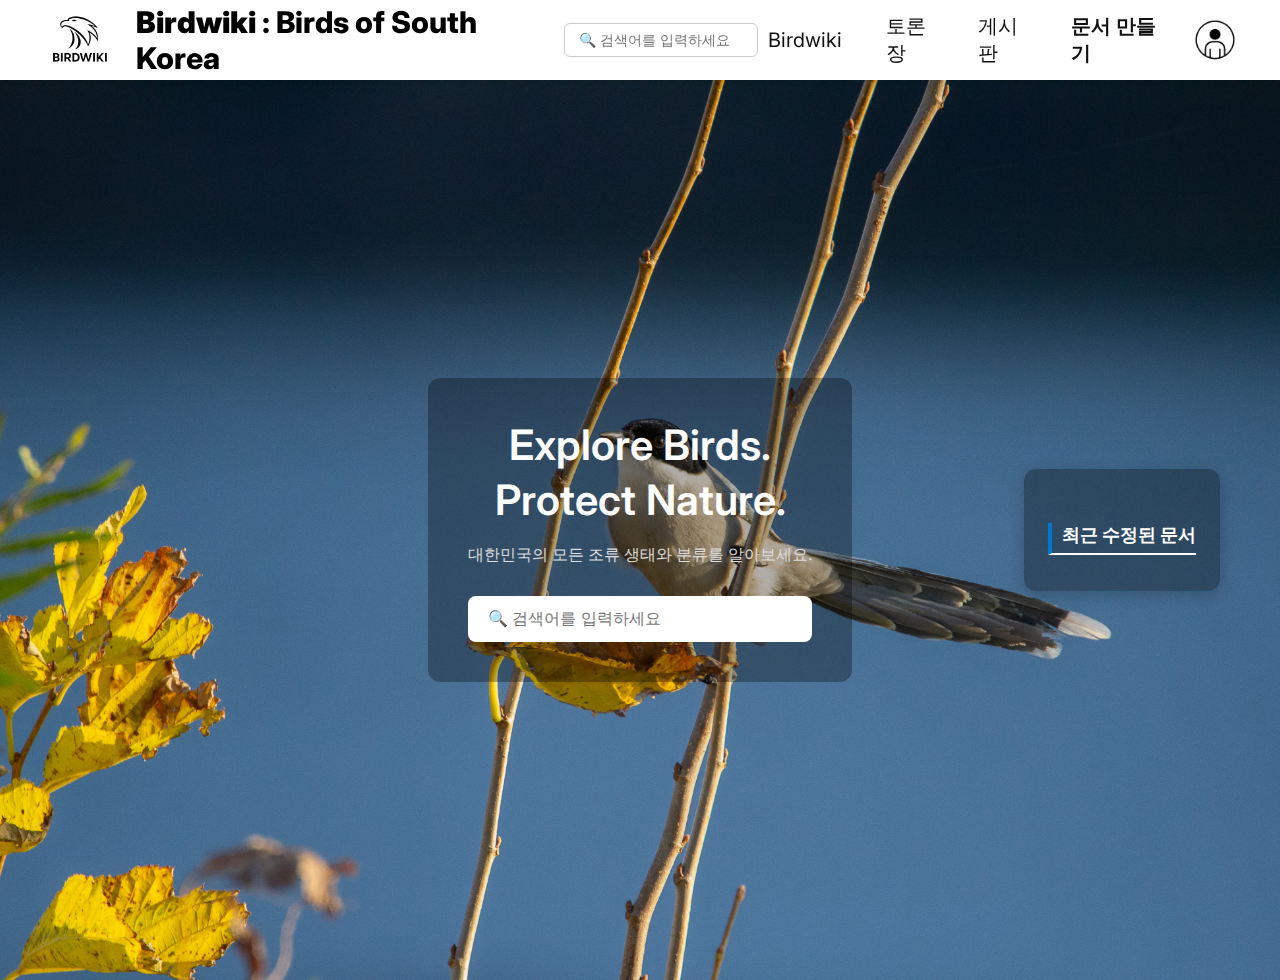
<file: index.html>
<!DOCTYPE html>
<html lang="ko">
<head>
  <link rel="icon" href="assets/icons/Birdwiki_icon.png" type="image/png" />
  <meta charset="UTF-8" />
  <meta name="viewport" content="width=device-width, initial-scale=1.0" />
  <title>Birdwiki : Birds of South Korea</title>
<meta property="og:image" content="https://www.birdwiki.co.kr/assets/icons/Birdwiki_icon.png" />
  <link rel="stylesheet" href="style.css" />
  <link rel="stylesheet" href="https://fonts.googleapis.com/css2?family=Inter:wght@400;600&display=swap" />
</head>
<body>
  <div id="header-container"></div>

  <section class="hero">
      <div class="mobile-overlay-title">B I R D W I K I</div>
    <div class="overlay">
      <h1>Explore Birds.<br />Protect Nature.</h1>
      <p class="sub">대한민국의 모든 조류 생태와 분류를 알아보세요.</p>
      <div class="search-box">
        <input type="text" id="searchInput" placeholder="🔍 검색어를 입력하세요" autocomplete="off" />
        <ul id="suggestions" class="suggestion-list"></ul>
      </div>
      
    </div>
      <div class="recent-box">
    <h3>최근 수정된 문서</h3>
    <ul id="recent-list" class="recent-list"></ul>
  </div>
  </section>


   <script src="loadHeader.js"></script>
  
  <script>
    const input = document.getElementById('searchInput');
    const suggestions = document.getElementById('suggestions');
  
    input.addEventListener('input', async () => {
      const keyword = input.value.trim();
      if (!keyword) {
        suggestions.innerHTML = '';
        return;
      }
  
      try {
        const res = await fetch(`https://birdwiki.onrender.com/api/suggest?q=${encodeURIComponent(keyword)}`);
        const titles = await res.json();
  
        suggestions.innerHTML = '';
        titles.forEach(title => {
          const li = document.createElement('li');
          li.textContent = title;
          li.className = 'suggestion-item';
          li.addEventListener('click', () => {
            window.location.href = `read.html?title=${encodeURIComponent(title)}`;
          });
          suggestions.appendChild(li);
        });
      } catch (err) {
        console.error("추천 검색어 실패", err);
      }
    });
  
    input.addEventListener('keypress', (e) => {
      if (e.key === 'Enter') {
        const keyword = input.value.trim();
        if (keyword) {
          window.location.href = `read.html?title=${encodeURIComponent(keyword)}`;
        }
      }
    });
  </script>
  <script>
  async function loadRecentDocuments() {
    try {
      const res = await fetch("https://birdwiki.onrender.com/api/recent");
      const docs = await res.json();
      const list = document.getElementById("recent-list");

      docs.forEach(doc => {
        const li = document.createElement("li");
        const a = document.createElement("a");
        a.href = `read.html?title=${encodeURIComponent(doc.title)}`;
        a.textContent = doc.title;
        li.appendChild(a);
        list.appendChild(li);
      });
    } catch (err) {
      console.error("❌ 최근 문서 불러오기 실패:", err);
    }
  }

  document.addEventListener("DOMContentLoaded", loadRecentDocuments);
</script>

      
</body>
</html>
</file>
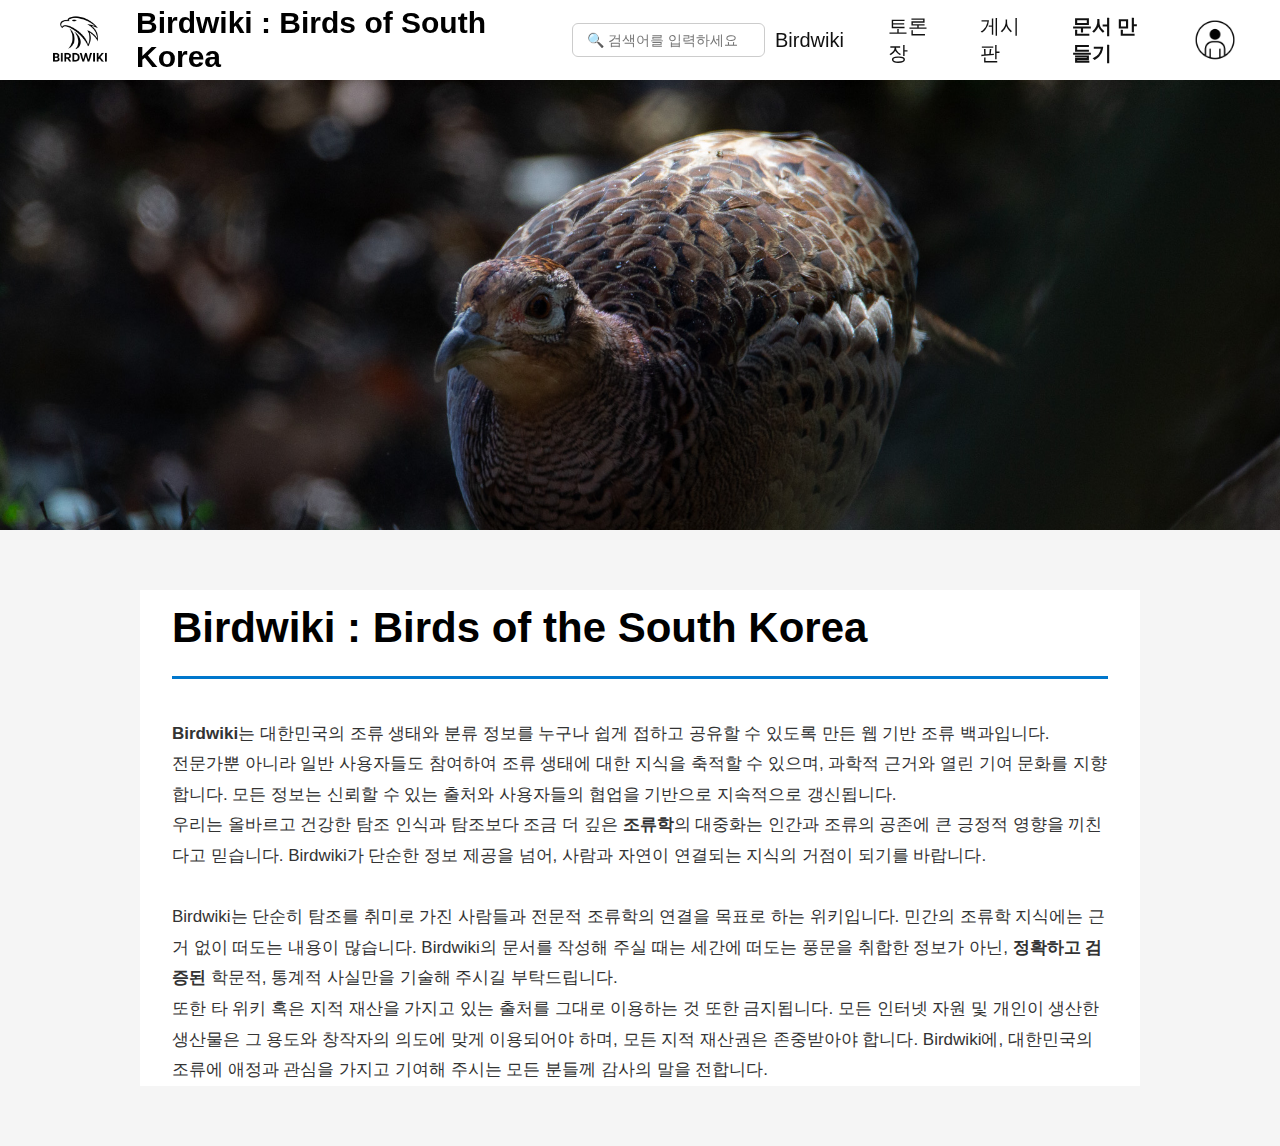
<file: about.html>
<!DOCTYPE html>
<html lang="ko">
<head>
  <meta charset="UTF-8" />
  <title>Birdwiki : About</title>
  <link rel="stylesheet" href="style.css" />
  <style>
.hero-image {
  width: 100%;
  height: 50vh;
  overflow: hidden;
}

.hero-image img {
  width: 100%;
  height: 100%;
  object-fit: cover;
  display: block;
}

.about-content {
  background: white;
  padding: 60px 32px;
  max-width: 1000px;
  margin: 0 auto;
  font-family: 'Inter', sans-serif;
  color: #222;
}

.about-heading {
  font-size: 42px;
  font-weight: 700;
  margin-bottom: 40px;
  color: #000;
  border-bottom: 3px solid #0077cc;
  padding-bottom: 10px;
}



    .about-content {
      max-width: 1000px;
      margin: 60px auto;
      padding: 0 32px;
      font-size: 17px;
      color: #333;
      line-height: 1.8;
      font-family: 'Inter', sans-serif;
    }
  </style>
</head>
<body>
  <div id="header-container"></div>

<div class="hero-image">
  <img src="assets/images/IMG_7218.jpg" alt="꿩 이미지">
</div>




  <main class="about-content">
      <h1 class="about-heading">Birdwiki : Birds of the South Korea</h1>
    <p><strong> Birdwiki</strong>는 대한민국의 조류 생태와 분류 정보를 누구나 쉽게 접하고 공유할 수 있도록 만든 웹 기반 조류 백과입니다.</p>
    <p>전문가뿐 아니라 일반 사용자들도 참여하여 조류 생태에 대한 지식을 축적할 수 있으며, 과학적 근거와 열린 기여 문화를 지향합니다. 모든 정보는 신뢰할 수 있는 출처와 사용자들의 협업을 기반으로 지속적으로 갱신됩니다. 
    <p> 우리는 올바르고 건강한 탐조 인식과 탐조보다 조금 더 깊은 <strong>조류학</strong>의 대중화는 인간과 조류의 공존에 큰 긍정적 영향을 끼친다고 믿습니다. Birdwiki가 단순한 정보 제공을 넘어, 사람과 자연이 연결되는 지식의 거점이 되기를 바랍니다.</p>
   <br>
    <p>Birdwiki는 단순히 탐조를 취미로 가진 사람들과 전문적 조류학의 연결을 목표로 하는 위키입니다. 민간의 조류학 지식에는 근거 없이 떠도는 내용이 많습니다. Birdwiki의 문서를 작성해 주실 때는 세간에 떠도는 풍문을 취합한 정보가 아닌, <strong> 정확하고 
    검증된</strong> 학문적, 통계적 사실만을 기술해 주시길 부탁드립니다.</p>
    <p>또한 타 위키 혹은 지적 재산을 가지고 있는 출처를 그대로 이용하는 것 또한 금지됩니다. 모든 인터넷 자원 및 개인이 생산한 생산물은 그 용도와 창작자의 의도에 맞게 이용되어야 하며, 모든 지적 재산권은 존중받아야 합니다. Birdwiki에, 대한민국의 
    조류에 애정과 관심을 가지고 기여해 주시는 모든 분들께 감사의 말을 전합니다.</p>
    
  </main>

<script src="loadHeader.js"></script>
</body>
</html>
</file>
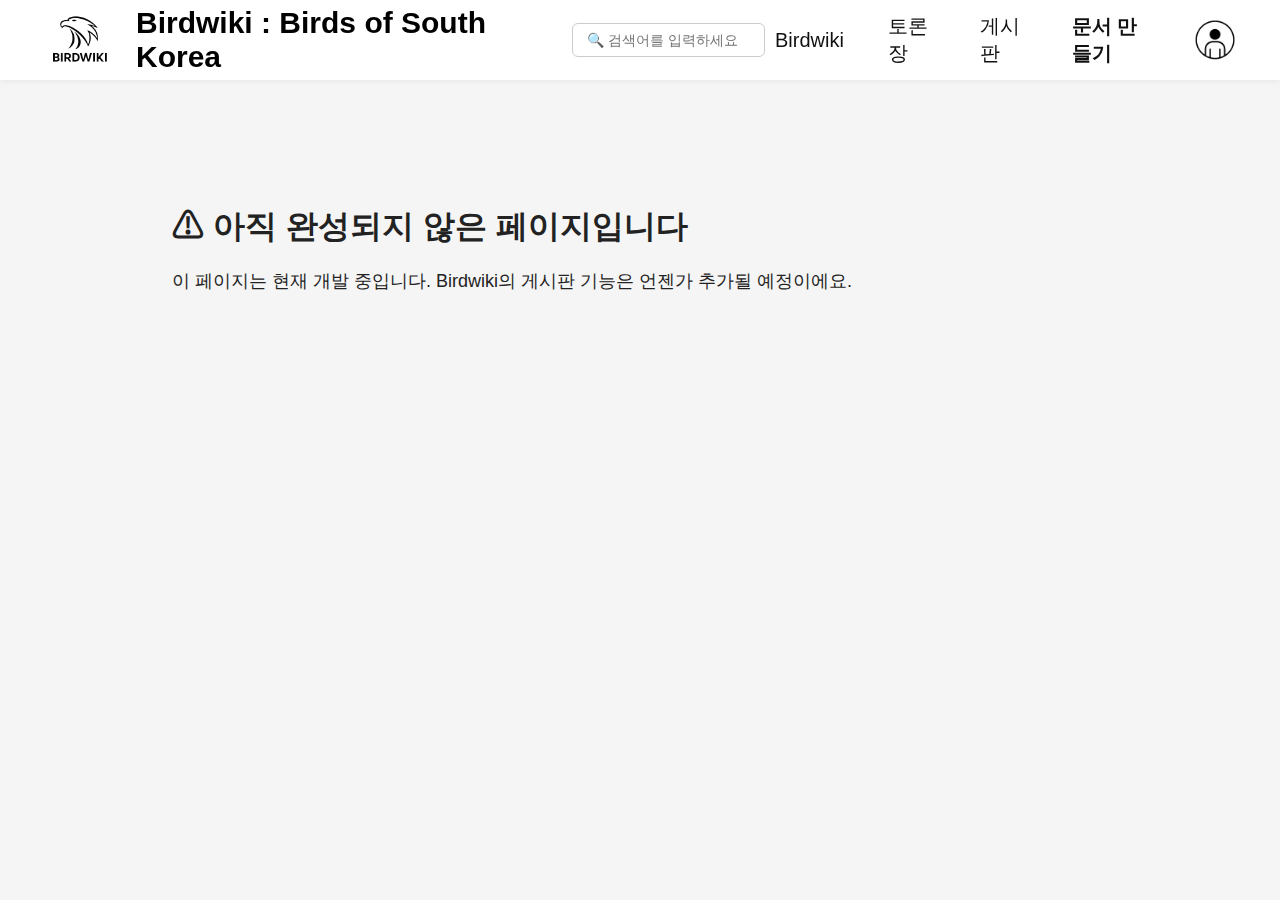
<file: board.html>
<!-- discussion.html -->
<!DOCTYPE html>
<html lang="ko">
<head>
  <meta charset="UTF-8">
<title>게시판 - Birdwiki</title>
  <link rel="stylesheet" href="style.css">
</head>
<body>
  <div id="header-container"></div>

  <main class="article-page">
    <h1>⚠ 아직 완성되지 않은 페이지입니다</h1>
    <p style="font-size: 18px; margin-top: 20px;">
      이 페이지는 현재 개발 중입니다. Birdwiki의 게시판 기능은 언젠가 추가될 예정이에요.
    </p>
  </main>

  <script>
    fetch('header.html')
      .then(res => res.text())
      .then(html => {
        document.getElementById('header-container').innerHTML = html;
      });
  </script>
</body>
</html>
</file>
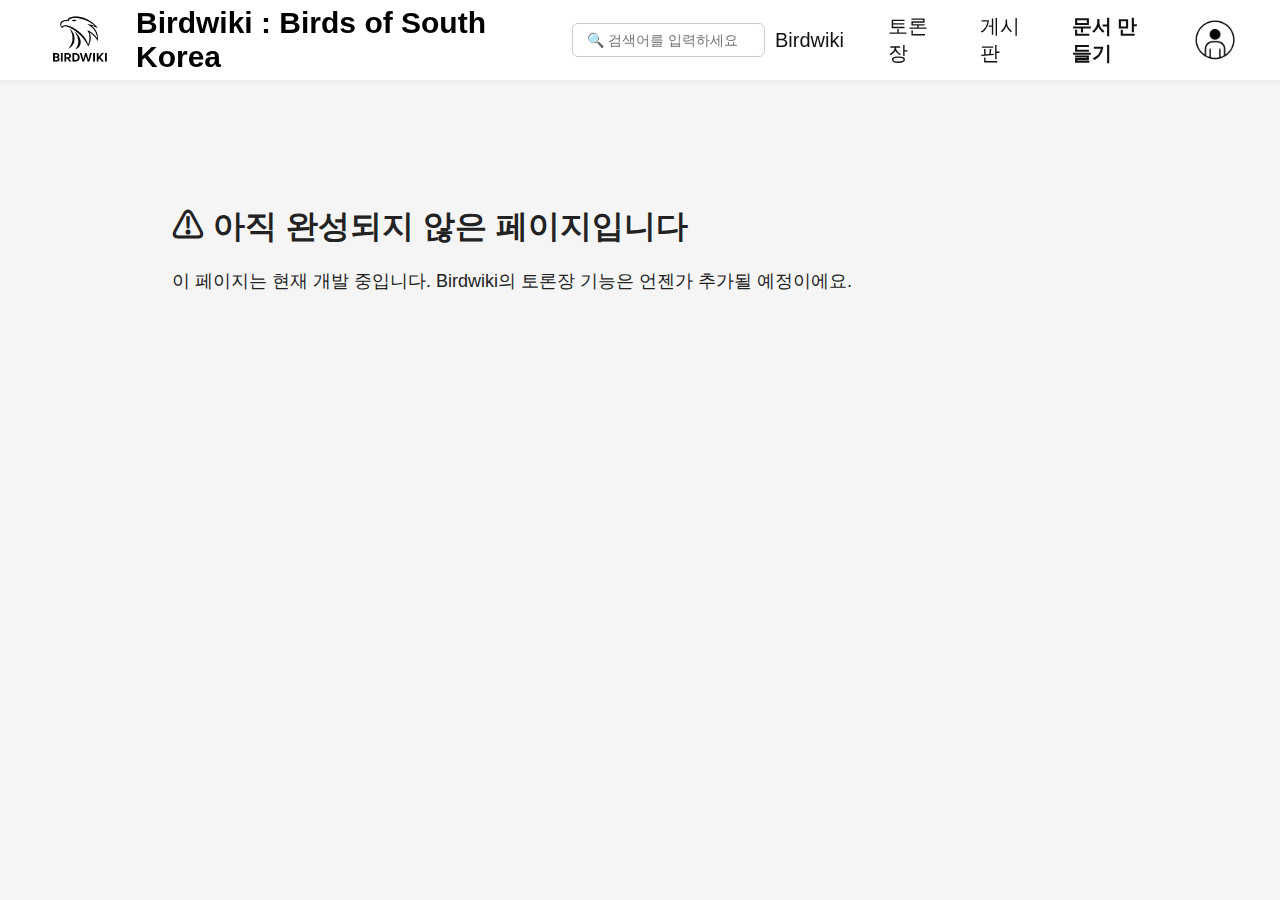
<file: discussion.html>
<!-- discussion.html -->
<!DOCTYPE html>
<html lang="ko">
<head>
  <meta charset="UTF-8">
  <title>토론장 - Birdwiki</title>
  <link rel="stylesheet" href="style.css">
</head>
<body>
  <div id="header-container"></div>

  <main class="article-page">
    <h1>⚠ 아직 완성되지 않은 페이지입니다</h1>
    <p style="font-size: 18px; margin-top: 20px;">
      이 페이지는 현재 개발 중입니다. Birdwiki의 토론장 기능은 언젠가 추가될 예정이에요.
    </p>
  </main>

  <script>
    fetch('header.html')
      .then(res => res.text())
      .then(html => {
        document.getElementById('header-container').innerHTML = html;
      });
  </script>
</body>
</html>
</file>
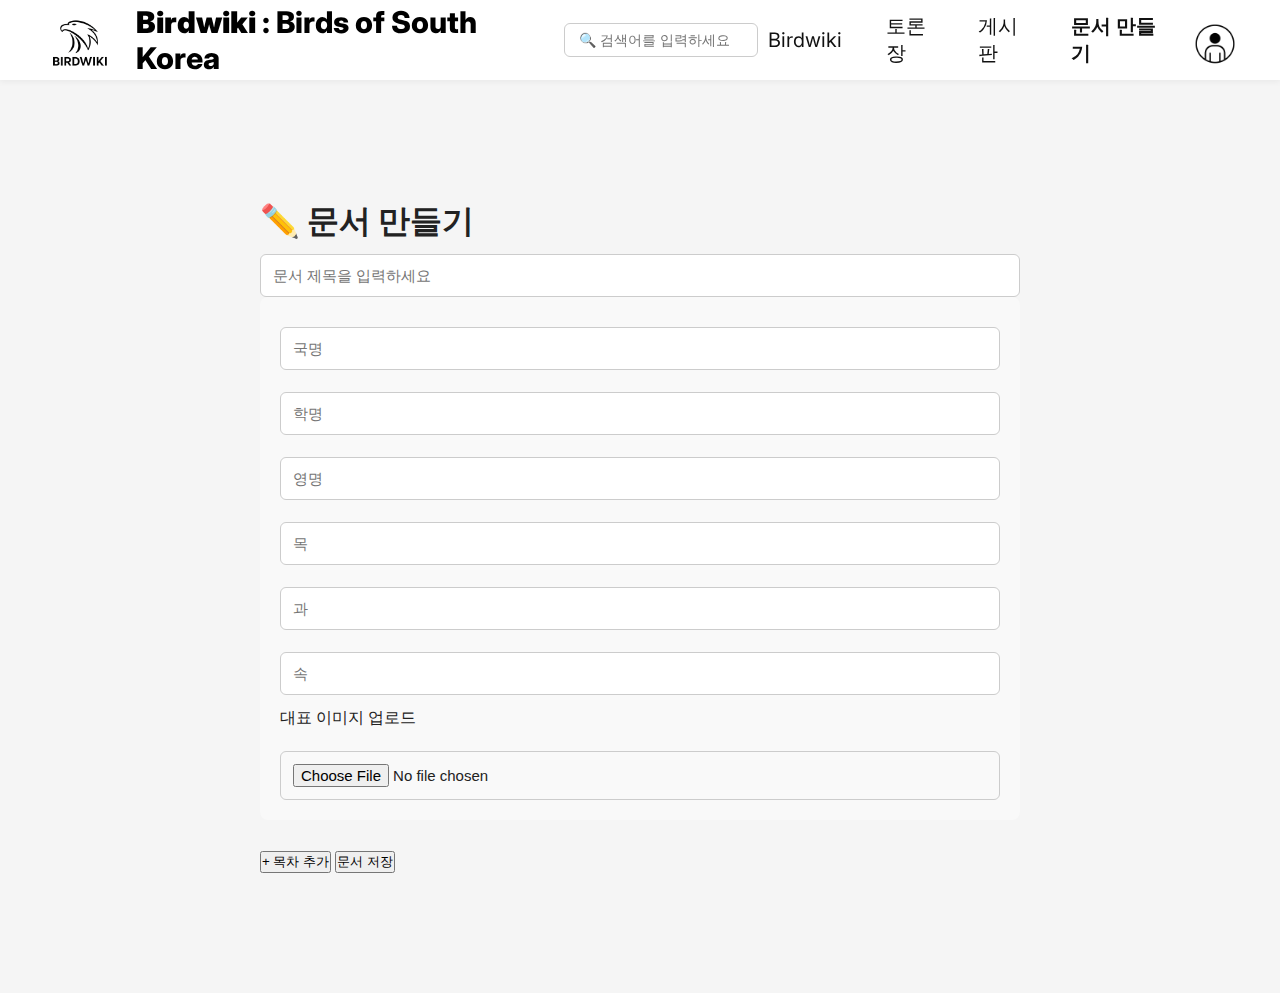
<file: write.html>
<!DOCTYPE html>
<html lang="ko">
<head>
  <meta charset="UTF-8" />
  <meta name="viewport" content="width=device-width, initial-scale=1.0" />
  <title>문서 만들기 - Birdwiki</title>
  <link rel="stylesheet" href="style.css" />
  <link rel="stylesheet" href="https://fonts.googleapis.com/css2?family=Inter:wght@400;600&display=swap" />
  <style>
    .section, .sub-block, .image-block {
      border: 1px solid #ccc;
      padding: 1rem;
      margin-bottom: 1rem;
      border-radius: 8px;
      background-color: #fafafa;
    }
    .section > .header-row,
    .sub-block > .header-row {
      display: flex;
      justify-content: space-between;
      align-items: center;
      margin-bottom: 0.5rem;
    }
    .section-title,
    .subheading {
      flex: 1;
      padding: 0.4rem;
    }
    .delete-section,
    .delete-sub,
    .remove-image {
      background: none;
      border: none;
      color: red;
      font-weight: bold;
      cursor: pointer;
    }
    .inline-caption {
      width: 100%;
      margin-top: 0.5rem;
    }
    img {
      display: block;
      margin-top: 0.5rem;
      max-width: 100%;
    }
  </style>
</head>
<body>
  <div id="header-container"></div>

  <main class="write-container">
    <h1>✏️ 문서 만들기</h1>
    <form id="documentForm">
      <input type="text" id="doc-title" placeholder="문서 제목을 입력하세요" required />
      <div class="species-header">
        <input type="text" id="korean-name" placeholder="국명" required />
        <input type="text" id="scientific-name" placeholder="학명" required />
        <input type="text" id="english-name" placeholder="영명" required />
        <input type="text" id="order" placeholder="목" required />
        <input type="text" id="family" placeholder="과" required />
        <input type="text" id="genus" placeholder="속" required />
        <label>대표 이미지 업로드</label>
        <input type="file" accept="image/*" id="cover-image" />
        <input type="hidden" id="cover-base64" />
      </div>
      <div id="sections"></div>
      <button type="button" id="add-section">+ 목차 추가</button>
      <button type="submit">문서 저장</button>
    </form>
  </main>

  <script>
    // 🔥 이 부분을 제일 위로 올려서 전역에 정의해줘
async function uploadImageToServer(file) {
  const formData = new FormData();
  formData.append("image", file);

  const res = await fetch("https://birdwiki.onrender.com/api/upload", {
    method: "POST",
    body: formData,
  });

  if (!res.ok) throw new Error("이미지 업로드 실패");

  const data = await res.json();
  // ✅ 상대 경로면 절대 URL로 보정
  const url = data.imageUrl;
  return url.startsWith('http') ? url : `https://birdwiki.onrender.com${url}`;
}


    fetch('header.html')
      .then(res => res.text())
      .then(html => {
        document.getElementById('header-container').innerHTML = html;
  
        // 자동완성 기능 추가 (header.html 안에 없기 때문에 따로 붙여줘야 함)
        const input = document.getElementById('searchInput');
        const suggestions = document.getElementById('suggestions');
  
        if (input) {
          input.addEventListener('input', async () => {
            const keyword = input.value.trim();
            if (!keyword) {
              suggestions.innerHTML = '';
              return;
            }
  
            try {
              const res = await fetch(`https://birdwiki.onrender.com/api/suggest?q=${encodeURIComponent(keyword)}`);
              const titles = await res.json();
              suggestions.innerHTML = '';
              titles.forEach(title => {
                const li = document.createElement('li');
                li.textContent = title;
                li.className = 'suggestion-item';
                li.addEventListener('click', () => {
                  window.location.href = `read.html?title=${encodeURIComponent(title)}`;
                });
                suggestions.appendChild(li);
              });
            } catch (err) {
              console.error("추천 검색어 실패", err);
            }
          });


          input.addEventListener('keypress', (e) => {
            if (e.key === 'Enter') {
              const keyword = input.value.trim();
              if (keyword) {
                window.location.href = `read.html?title=${encodeURIComponent(keyword)}`;
              }
            }
          });
        }
      });
  </script>

  <script>
    const toBase64 = (file) => new Promise((res, rej) => {
      const reader = new FileReader();
      reader.onload = () => res(reader.result);
      reader.onerror = rej;
      reader.readAsDataURL(file);
    });

    const params = new URLSearchParams(window.location.search);
    const isEdit = params.get('edit') === 'true';
    const titleParam = params.get('title');
    const sectionsEl = document.getElementById('sections');

const createImageBlock = (src = '', caption = '') => {
  const wrapper = document.createElement('div');
  wrapper.className = 'image-block';

  const fileInput = document.createElement('input');
  fileInput.type = 'file';
  fileInput.accept = 'image/*';
  fileInput.className = 'inline-image';

  const captionInput = document.createElement('input');
  captionInput.type = 'text';
  captionInput.className = 'inline-caption';
  captionInput.placeholder = '사진 설명 (선택)';
  captionInput.value = caption;

  const removeBtn = document.createElement('button');
  removeBtn.type = 'button';
  removeBtn.textContent = '❌';
  removeBtn.className = 'remove-image';
  removeBtn.onclick = () => wrapper.remove();

  wrapper.appendChild(fileInput);
  wrapper.appendChild(captionInput);
  wrapper.appendChild(removeBtn);

  if (src) {
    const img = document.createElement('img');
    img.src = src;
    wrapper.insertBefore(img, fileInput);
    fileInput.setAttribute('data-url', src); // ✅ 필수
  }

  fileInput.addEventListener('change', async () => {
    const file = fileInput.files[0];
    if (file) {
      try {
        const url = await uploadImageToServer(file);
        fileInput.setAttribute('data-url', url);

        let img = wrapper.querySelector('img');
        if (!img) {
          img = document.createElement('img');
          wrapper.insertBefore(img, fileInput);
        }
const fullUrl = url.startsWith('http') ? url : `https://birdwiki.onrender.com${url}`;
img.src = fullUrl;

      } catch (err) {
        alert("❌ 이미지 업로드 실패");
        console.error(err);
      }
    }
  });

  return wrapper;
};




    const createSubBlock = (data = {}) => {
  const { title = '', text = '', images = [] } = data;
  const block = document.createElement('div');
  block.className = 'sub-block';
  block.innerHTML = `
    <div class="header-row">
      <input type="text" class="subheading" placeholder="소목차 제목" value="${title}" />
      <button type="button" class="delete-sub">🗑️</button>
    </div>
    <textarea class="sub-content" placeholder="내용">${text}</textarea>
    <div class="sub-images"></div>
    <input type="file" multiple accept="image/*" class="image-upload" />
  `;

  const imgContainer = block.querySelector('.sub-images');
  block.querySelector('.delete-sub').onclick = () => block.remove();

  // ✅ 기존 이미지들 불러오기
  images.forEach(({ caption, src }) => imgContainer.appendChild(createImageBlock(src, caption)));

const fileInput = block.querySelector('.image-upload');
fileInput.addEventListener('change', async () => {
  const files = Array.from(fileInput.files);
  for (const file of files) {
    try {
      const url = await uploadImageToServer(file);  // ✅ 서버 업로드
const fullUrl = url.startsWith('http') ? url : `https://birdwiki.onrender.com${url}`;
const imageBlock = createImageBlock(fullUrl, '');

      imgContainer.appendChild(imageBlock);
    } catch (err) {
      alert("❌ 이미지 업로드 실패");
      console.error(err);
    }
  }
  fileInput.value = '';
});


  return block;
};


const createSection = (
  heading = '',
  subBlocks = [],
  introText = '',
  introImages = [],
  references = ''
) => {
  const wrapper = document.createElement('div');
  wrapper.className = 'section';
  wrapper.innerHTML = `
    <div class="header-row">
      <input type="text" class="section-title" value="${heading}" placeholder="목차 제목" required />
      <button type="button" class="delete-section">🗑️</button>
    </div>
    <textarea class="section-intro" placeholder="(선택) 목차 설명">${introText}</textarea>
    <textarea class="section-references" placeholder="📚 참고문헌 (선택)">${references}</textarea>
    <div class="section-inline-images"></div>
    <button type="button" class="add-inline-image">+ 사진 추가</button>
    <div class="sub-blocks"></div>
    <button type="button" class="add-sub">+ 소목차 추가</button>
  `;
  const subBlockEl = wrapper.querySelector('.sub-blocks');
  wrapper.querySelector('.add-sub').onclick = () => subBlockEl.appendChild(createSubBlock());
  wrapper.querySelector('.delete-section').onclick = () => wrapper.remove();
  const imgWrap = wrapper.querySelector('.section-inline-images');
  introImages.forEach(({ caption, src }) => imgWrap.appendChild(createImageBlock(src, caption)));
  subBlocks.forEach(sb => subBlockEl.appendChild(createSubBlock(sb)));
  return wrapper;
};



    document.addEventListener('click', (e) => {
      if (e.target.classList.contains('add-inline-image')) {
        const container = e.target.previousElementSibling;
        container.appendChild(createImageBlock());
      }
    });

    document.getElementById('add-section').onclick = () => sectionsEl.appendChild(createSection());

    async function loadDocumentIfEditing() {
      if (!isEdit || !titleParam) return;
      try {
        const res = await fetch(`https://birdwiki.onrender.com/api/wiki/${titleParam}`);

        if (!res.ok) throw new Error('문서를 찾을 수 없습니다');
        const data = await res.json();

        document.getElementById('doc-title').value = data.title || '';
        document.getElementById('korean-name').value = data.koreanName || '';
        document.getElementById('scientific-name').value = data.scientificName || '';
        document.getElementById('english-name').value = data.englishName || '';
        document.getElementById('order').value = data.order || '';
        document.getElementById('family').value = data.family || '';
        document.getElementById('genus').value = data.genus || '';

if (data.coverImage) {
  const img = document.createElement('img');
  const fullUrl = data.coverImage.startsWith('http')
    ? data.coverImage
    : `https://birdwiki.onrender.com${data.coverImage}`; // ✅ URL 보정
  img.src = fullUrl;
  img.style.maxWidth = '200px';
  const cover = document.getElementById('cover-image');
  cover.setAttribute('data-url', fullUrl);  // ✅ 이 data-url도 절대 경로로
  cover.insertAdjacentElement('beforebegin', img);
  document.getElementById('cover-base64').value = fullUrl;
}


        if (data.content) parseAndInjectContent(data.content);
      } catch (err) {
        alert("❌ 문서 불러오기 실패: " + err.message);
      }
    }
    function parseAndInjectContent(content) {
      
  const lines = content.split('\n');
      let parsingReferences = false;
  let currentSectionTitle = null;
  let currentSub = null;
  let bufferIntro = '';
  let bufferReferences = '';
  let bufferImages = [];
  let bufferSubBlocks = [];
  let currentSubText = '';
  let currentSubImages = [];

  function flushSubBlock() {
    if (!currentSub) return;
    bufferSubBlocks.push({
      title: currentSub,
      text: currentSubText,
      images: currentSubImages
    });
    currentSub = null;
    currentSubText = '';
    currentSubImages = [];
  }

  function flushSection() {
    if (!currentSectionTitle) return;
    flushSubBlock(); // 마지막 소목차도 정리
    const section = createSection(
      currentSectionTitle,
      bufferSubBlocks,
      bufferIntro,
      bufferImages,
      bufferReferences
    );
    sectionsEl.appendChild(section);
    currentSectionTitle = null;
    bufferIntro = '';
    bufferReferences = '';
    bufferImages = [];
    bufferSubBlocks = [];
    currentSub = null;
  }

  lines.forEach(line => {
    if (line.startsWith('## ')) {
      flushSection();
        parsingReferences = false;  // 🔥 참고문헌 파싱 종료
      currentSectionTitle = line.slice(3).trim();
    } else if (line.startsWith('📚 참고문헌:')) {
  bufferReferences = line.replace('📚 참고문헌:', '').trim();
  parsingReferences = true;
} else if (parsingReferences && !line.startsWith('## ') && !line.startsWith('### ') && !line.startsWith('![')) {
  bufferReferences += '\n' + line;
} else if (line.startsWith('### ')) {
      flushSubBlock();
        parsingReferences = false;  // 🔥 참고문헌 파싱 종료
      currentSub = line.slice(4).trim();
    } else if (line.startsWith('![')) {
      const match = line.match(/!\[(.*?)\]\((.*?)\)/);
      if (match) {
        const [_, caption, src] = match;
        if (currentSub) {
          currentSubImages.push({ caption, src });
        } else {
const absoluteSrc = src.startsWith('http') ? src : `https://birdwiki.onrender.com${src}`;
bufferImages.push({ caption, src: absoluteSrc });

        }
      }
    } else if (line.trim()) {
      if (currentSub) {
        currentSubText += (currentSubText ? '\n' : '') + line;
      } else {
        bufferIntro += (bufferIntro ? '\n' : '') + line;
      }
    }
  });

  flushSection(); // 마지막 섹션까지
}




    function generateMarkdownContent() {
      const sections = document.querySelectorAll('.section');
      let markdown = '';

      sections.forEach(section => {
        const title = section.querySelector('.section-title').value.trim();
        const intro = section.querySelector('.section-intro').value.trim();
        markdown += `## ${title}\n`;
        if (intro) markdown += `${intro}\n`;
        const references = section.querySelector('.section-references').value.trim();
if (references) markdown += `📚 참고문헌: ${references}\n`;


const images = section.querySelectorAll('.section-inline-images .image-block');
images.forEach(block => {
  const img = block.querySelector('img');
  const caption = block.querySelector('.inline-caption')?.value.trim() || '';
if (img?.src) {
  const fullSrc = img.src.startsWith('http') ? img.src : `https://birdwiki.onrender.com${img.src}`;
  markdown += `![${caption}](${fullSrc})\n`;
}

});

        const subs = section.querySelectorAll('.sub-block');
        subs.forEach(sub => {
          const subTitle = sub.querySelector('.subheading').value.trim();
          const subText = sub.querySelector('.sub-content').value.trim();
          markdown += `### ${subTitle}\n`;
          if (subText) markdown += `${subText}\n`;

         const subImages = sub.querySelectorAll('.sub-images .image-block');
subImages.forEach(block => {
  const img = block.querySelector('img');
  const caption = block.querySelector('.inline-caption')?.value.trim() || '';
  if (img?.src) {
    markdown += `![${caption}](${img.src})\n`;
  }
});
        });
      });

console.log("[DEBUG] Markdown content generated:");
      
      return markdown.trim();
    }

document.getElementById('documentForm').addEventListener('submit', async (e) => {
  e.preventDefault();
  const title = document.getElementById('doc-title').value.trim();
  const koreanName = document.getElementById('korean-name').value.trim();
  const scientificName = document.getElementById('scientific-name').value.trim();
  const englishName = document.getElementById('english-name').value.trim();
  const order = document.getElementById('order').value.trim();
  const family = document.getElementById('family').value.trim();
  const genus = document.getElementById('genus').value.trim();

  // ✅ 대표 이미지 업로드 처리
const coverInput = document.getElementById('cover-image');
const coverFile = coverInput.files[0];
let coverImage = null;

// 이미지가 없더라도 data-url이 있는지 먼저 확인
if (coverFile) {
  try {
    coverImage = await uploadImageToServer(coverFile);
    document.getElementById('cover-image').setAttribute('data-url', coverImage);  // 추가
  } catch (err) {
    alert("❌ 대표 이미지 업로드 실패");
    console.error(err);
    return;
  }
} else {
  coverImage = document.getElementById('cover-image').getAttribute('data-url') || null;
}



  const content = generateMarkdownContent();

  const payload = {
    title,
    content,
    koreanName,
    scientificName,
    englishName,
    order,
    family,
    genus,
    coverImage,
  };

  const url = isEdit 
    ? `/api/update?title=${encodeURIComponent(titleParam)}` // 🔥 기존 제목을 쿼리로 함께 보냄
    : '/api/create';

  try {
    const res = await fetch(`https://birdwiki.onrender.com${url}`, {
      method: 'POST',
      headers: { 'Content-Type': 'application/json' },
      body: JSON.stringify(payload),
      credentials: 'include',
    });

    const result = await res.json();
    if (res.ok) {
      alert("✅ 저장 성공!");
      window.location.href = `read.html?title=${encodeURIComponent(title)}`;
    } else {
      alert(`❌ 저장 실패: ${result.error}`);
    }
  } catch (err) {
    alert("❌ 서버 오류 발생");
    console.error(err);
  }
});


    loadDocumentIfEditing();
  </script>
</body>
</html>
</file>
<file: style.css>
* * {
    margin: 0;
    padding: 0;
    box-sizing: border-box;
  }
  
  body {
    font-family: 'Inter', sans-serif;
    background-color: #ffffff;
    color: #222;
  }
  
  /* 상단 로고 바 */
  .top-bar {
    position: fixed;
    top: 0;
    left: 0;
    right: 0;
    height: 80px; /* 기존 64px → 증가 */
    background-color: white;
    padding: 0 40px;
    box-shadow: 0 2px 6px rgba(0, 0, 0, 0.05);
    display: flex;
    align-items: center;
    justify-content: space-between;
    z-index: 1000;
  }
  
  .logo-group {
    display: flex;
    align-items: center;
    gap: 16px;
  }
  .logo-icon {
    width: 80px; 
    height: auto;
    object-fit: contain;
  }
  
  .user-icon {
    width: 50px; 
    height: auto;
    border-radius: 50%;
    object-fit: cover;
    cursor: pointer;
  }
  
  .logo {
    font-size: 30px;        /* 크기 ↑ */
    font-weight: 800;       /* 더 굵게 */
    color: #000000;         /* 완전한 검정색 */
  }
  
  /* 우측 메뉴 정렬 (문서 만들기 + 유저) */
  .right-menu {
    display: flex;
    align-items: center;
    gap: 20px;
  }
  
  .nav-menu {
    display: flex;
    align-items: center;
    gap: 24px;
  }
  
  /* 공통 링크 스타일 */
  .nav-link {
    font-size: 20px;
    color: #111;
    text-decoration: none;
    padding: 6px 10px;
    border-radius: 3px;
    transition: background-color 0.2s ease;
  }
  
  .nav-link:hover {
    background-color: #f2f2f2;
  }
  
  /* 문서 만들기만 강조되게 */
  .nav-link.important {
    font-weight: 600;
  }
  
  /* 히어로 섹션 */
  .hero {
    position: relative;
    height: 100vh; /* ✅ 완전한 화면 높이 */
    background-image: url('assets/images/mainimg.jpg');
    background-size: cover;
    background-position: center;
    background-repeat: no-repeat;
    display: flex;
    align-items: center;
    justify-content: center;
  }
  .overlay {
    text-align: center;
    background-color: rgba(0, 0, 0, 0.3);
    padding: 40px;
    border-radius: 12px;
    color: white;
  }
  
  .overlay h1 {
    font-size: 42px;
    font-weight: 600;
    margin-bottom: 16px;
    line-height: 1.3;
  }
  
  .overlay .sub {
    font-size: 16px;
    margin-bottom: 30px;
    color: #ddd;
  }
  .search-box {
    position: relative; /* 🔥 이 한 줄 추가 */
    width: 100%;
    max-width: 400px;
    margin: 0 auto;
  }
  
  .search-box input {
    width: 100%;
    padding: 14px 20px;
    font-size: 16px;
    border-radius: 8px;
    border: none;
    outline: none;
    transition: 0.2s ease;
  }
  
  .search-box input:focus {
    box-shadow: 0 0 0 3px rgba(0, 119, 204, 0.2);
    border: 1px solid #0077cc;
  }
  
  .write-container {
    max-width: 800px;
    margin: 100px auto;
    padding: 20px;
  }
  
  .write-container input,
  .write-container textarea {
    width: 100%;
    margin-top: 10px;
    padding: 12px;
    font-size: 15px;
    border: 1px solid #ccc;
    border-radius: 6px;
  }
  
  .section {
    margin-top: 30px;
  }
  
  .logo-group {
    display: flex;
    align-items: center;
    text-decoration: none;
    color: inherit;
  }

  .suggestion-list {
    position: absolute;
    top: 100%;
    left: 0;
    width: 100%;
    background: white;
    border-radius: 6px;
    box-shadow: 0 2px 8px rgba(0,0,0,0.2);
    list-style: none;
    margin: 4px 0 0 0;
    padding: 0;
    z-index: 10;
  }
  
  .suggestion-item {
    padding: 10px 16px;
    cursor: pointer;
    font-size: 16px;
    color: black; /* ✅ 글자 검정색 */
  }
  
  .suggestion-item:hover {
    background: #f0f0f0;
  }
  
  
  
  /* 문서 읽기 전용 영역 */
  .article-page {
    max-width: 1000px;
    margin: 120px auto 80px;
    padding: 0 32px;
    font-family: 'Inter', sans-serif;
    color: #222;
  }
  
  .article-content h1 {
    font-size: 42px;
    font-weight: 700;
    margin-bottom: 30px;
    border-bottom: 3px solid #0077cc;
    padding-bottom: 8px;
  }
  
  .article-content h2 {
    font-size: 28px;
    margin-top: 40px;
    margin-bottom: 16px;
    color: #0077cc;
    border-left: 5px solid #0077cc;
    padding-left: 12px;
  }
  
  .article-content p {
    font-size: 18px;
    line-height: 1.7;
    margin-bottom: 16px;
    white-space: pre-wrap;
  }
  

body {
  font-family: 'Inter', sans-serif;
  background-color: #f5f5f5;   /* ✅ 삭제 or transparent */
  color: #222;
  padding-top: 80px;          /* ✅ index.html에선 삭제 */
}
/* ✅ 이걸 하나만 남겨라 */
.section-image {
  width: 100%;
  height: auto;
  display: block;
  border-radius: 8px;
  box-shadow: 0 2px 10px rgba(0,0,0,0.1);
  margin: 0 auto;
}



.image-caption {
  font-size: 14px;
  color: #666;
  text-align: center;
  margin-bottom: 30px;
}


.species-header {
  margin-bottom: 30px;
  padding: 20px;
  background: #f9f9f9;
  border-radius: 8px;
  display: grid;
  gap: 12px;
}
.species-header input {
  padding: 12px;
  font-size: 15px;
  border: 1px solid #ccc;
  border-radius: 6px;
}

.edit-button-wrapper {
  display: flex;
  justify-content: flex-end;
  margin: 20px 80px 0 0;
}

#edit-button {
  background-color: #0077cc;
  color: white;
  border: none;
  padding: 10px 18px;
  font-size: 14px;
  font-weight: bold;
  border-radius: 8px;
  cursor: pointer;
  transition: background-color 0.2s ease;
}
#edit-button:hover {
  background-color: #005fa3;
}


.article-header {
  display: flex;
  justify-content: space-between;
  align-items: flex-start;
  gap: 32px;
  margin-bottom: 40px;
}

.species-info {
  max-width: 60%;
}

.cover-image-wrapper img.cover-image {
  max-width: 300px;
  border-radius: 12px;
  box-shadow: 0 4px 12px rgba(0, 0, 0, 0.1);
}

.sci-name {
  font-style: italic;
  font-size: 18px;
  color: #d1d1d1;
}

.hero-section {
  position: relative;
  width: 100%;
  height: 66vh; /* ✅ 100vh → 66% */
  overflow: hidden;
  margin: 0;
  padding: 0;
  border-radius: 0;
}

.hero-background {
  width: 100%;
  height: 100%;
  object-fit: cover;
  display: block;
  filter: brightness(0.75);
}

.hero-overlay {
  position: absolute;
  bottom: 40px;
  left: 60px;
  background-color: rgba(0, 0, 0, 0.6);
  color: white;
  padding: 28px 36px;
  border-radius: 12px;
  max-width: 500px;
  font-family: 'Inter', sans-serif;
  line-height: 1.7;
  box-shadow: 0 8px 24px rgba(0, 0, 0, 0.35);
  z-index: 2;
}

.hero-edit-button {
  position: absolute;
  top: 20px;
  right: 40px;
  background-color: #0077cc;
  color: white;
  border: none;
  padding: 10px 18px;
  font-size: 14px;
  font-weight: bold;
  border-radius: 8px;
  cursor: pointer;
  z-index: 2;
  box-shadow: 0 4px 12px rgba(0, 0, 0, 0.2);
}
.hero-edit-button:hover {
  background-color: #005fa3;
}

h3 {
  font-size: 22px;
  margin-top: 30px;
  color: #0077cc;
  border-left: 4px solid #0077cc;
  padding-left: 10px;
}



.image-block {
  width: 300px;
  display: flex;         /* ✅ 추가 */
  flex-direction: column; /* ✅ 세로 정렬 유지 */
  align-items: center;   /* ✅ 이미지와 캡션 가운데 정렬 */
  text-align: center;
  flex-shrink: 0;
  margin: 8px 0;
}



.image-block p.caption {
  font-size: 13px;
  color: #777;
  margin-top: 6px;
}

h2 {
  font-size: 1rem;
  font-weight: bold;
  color: #1976d2;
  border-left: 4px solid #1976d2;
  padding-left: 0.75rem;
  margin: 2rem 0 1rem 0;
}

.subheading-title {
  font-size: 1.3rem;
  color: #1976d2;
  font-weight: 600;
  margin: 5rem 0 2rem 0;
  border-left: none;
  padding-left: 0;
}

.section-references {
  width: 100%;
  margin-top: 0.5rem;
  padding: 0.5rem;
  border-radius: 6px;
  border: 1px solid #bbb;
  background: #fff;
  font-family: 'Inter', sans-serif;  /* ✅ 추가 */
  font-size: 16px;                   /* ✅ 변경 */
  line-height: 1.6;                  /* ✅ 추가 */
  white-space: pre-wrap;            /* ✅ 줄바꿈 유지 */
}

/* 이미지 클릭 시 보여줄 라이트박스 */
.image-lightbox-overlay {
  position: fixed;
  top: 0;
  left: 0;
  width: 100vw;
  height: 100vh;
  background: rgba(0, 0, 0, 0.8);
  display: none;
  justify-content: center;
  align-items: center;
  z-index: 9999;
}

.image-lightbox-overlay img {
  max-width: 90%;
  max-height: 90%;
  border-radius: 12px;
  box-shadow: 0 0 20px rgba(255, 255, 255, 0.2);
}

.top-search {
  max-width: 300px;
  position: relative;
  margin-left: 40px;  /* 필요하면 조절 */
  display: flex;      /* ✅ 검색창 보이게 */
  align-items: center;
}

.top-search input {
  width: 100%;
  padding: 8px 14px;
  font-size: 14px;
  border-radius: 6px;
  border: 1px solid #ccc;
  outline: none;
  min-width: 120px;
}

.top-search input:focus {
  border-color: #0077cc;
  box-shadow: 0 0 0 2px rgba(0, 119, 204, 0.2);
}

.suggestion-list {
  position: absolute;
  top: 100%;
  left: 0;
  width: 100%;
  background: white;
  border-radius: 6px;
  box-shadow: 0 2px 8px rgba(0,0,0,0.2);
  list-style: none;
  margin: 4px 0 0;
  padding: 0;
  z-index: 1001;
}

.suggestion-item {
  padding: 10px 16px;
  cursor: pointer;
  font-size: 14px;
  color: #000;
}

.suggestion-item:hover {
  background-color: #f2f2f2;
}

.section-ref {
  font-family: 'Inter', sans-serif;
  font-size: 16px;
  line-height: 1.6;
  white-space: normal;
  background: #f9f9f9;
  border-left: 4px solid #ccc;
  padding: 1rem;
  margin-top: 1.5rem;
  border-radius: 8px;
}

.section-inline-images {
  display: grid;
  grid-template-columns: repeat(auto-fill, minmax(240px, 1fr));
  gap: 1rem;
  margin-top: 1rem;
  margin-bottom: 1rem;
}
.image-block {
  width: 240px;
  display: flex;
  flex-direction: column;
  align-items: center;
}

.image-caption {
  font-size: 0.9rem;
  color: #555;
  margin-top: 0.4rem;
  text-align: center;
}

figure {
  display: flex;
  flex-direction: column;
  align-items: center;
  margin-bottom: 2rem;
}

figure img {
  max-width: 100%;
  height: auto;
  display: block;
}

figcaption {
  margin-top: 0.5rem;
  text-align: center;
  font-size: 14px;
  color: #444;
  word-break: keep-all; /* ← 한글 단어 쪼개짐 방지 */
  white-space: normal;   /* ← 줄바꿈 허용 */
  max-width: 100%;
}


@media (max-width: 768px) {
  .top-bar {
    flex-direction: row; /* ✅ 세로 말고 가로 유지 */
    align-items: center;
    justify-content: space-between;
    padding: 6px 12px;
    height: auto;
          gap: 8px; /* 각 요소 사이 약간의 여백 */
  }

  .logo-icon {
    width: 40px;  /* ✅ 더 작게 */
  }

  .logo {
    display: none; /* ✅ 텍스트 로고는 모바일에서 숨김 */
  }
  .hamburger {
    width: 28px;
    height: 24px;
    display: flex;
    flex-direction: column;
    justify-content: space-between;
    border: none;
    background: none;
    padding: 0;
    cursor: pointer;
  }

  .hamburger span {
    display: block;
    height: 3px;
    background-color: #333;
    border-radius: 2px;
  }
}

@media (max-width: 768px) {
  .top-search {
    flex-grow: 1;
    max-width: 200px;
    margin: 0 8px;
  }

  .top-search input {
    font-size: 13px;
    padding: 6px 10px;
  }
}

.hero {
  position: relative;
  height: 100vh;
  background-image: url('assets/images/mainimg.jpg');
  background-size: cover;
  background-position: center;
  background-repeat: no-repeat;
  display: flex;
  align-items: center;
  justify-content: center;
}

.overlay {
  text-align: center;
  background-color: rgba(0, 0, 0, 0.3);
  padding: 40px;
  border-radius: 12px;
  color: white;
  max-width: 500px;
}

.recent-box {
  position: absolute;
  right: 60px;
  top: 50%;
  transform: translateY(-50%);
  background-color: rgba(0, 0, 0, 0.3); /* ✅ 검정 반투명으로 통일 */
  padding: 24px;
  border-radius: 12px;
  max-width: 280px;
  box-shadow: 0 4px 16px rgba(0, 0, 0, 0.2);
  color: white; /* ✅ 흰 글자 */
}

.recent-box h3 {
  font-size: 18px;
  margin-bottom: 12px;
  padding-bottom: 6px;
  border-bottom: 2px solid white; /* ✅ 흰색 줄 */
  color: white; /* ✅ 흰색 글자 */
}

.recent-list {
  list-style: none;
  padding: 0;
  margin: 0;
}

.recent-list li {
  margin-bottom: 10px;
  font-size: 15px;
}

.recent-list li a {
  color: white;
  text-decoration: none;
}

.recent-list li a:hover {
  text-decoration: underline;
}

.mobile-overlay-title {
  display: none;
}


/* ✅ PC에서는 숨김 (중복 제거) */
.mobile-overlay-title {
  display: none;
}

/* ✅ 기존에 중복된 걸 하나로 정리 */
@media (max-width: 768px) {
  .overlay {
    display: none; /* ✅ 모바일에서 Explore 박스 제거 */
  }

@media (max-width: 768px) {
  .mobile-overlay-title {
    display: block !important;
    position: absolute;
    top: 16px;
    left: 50%;
    transform: translateX(-50%);
    background-color: rgba(0, 0, 0, 0.5);
    color: white;

    padding: 8px 24px;         /* ✅ 좌우 여백 줄임 */
    border-radius: 10px;

    font-size: 1.5rem;         /* ✅ 글자 크기 유지 or 약간 줄여도 됨 */
    letter-spacing: 3px;       /* ✅ 자간 살짝만 */
    font-weight: 700;
    white-space: nowrap;       /* ✅ 줄바꿈 방지 핵심 */
    z-index: 10;
  }
}
</file>
